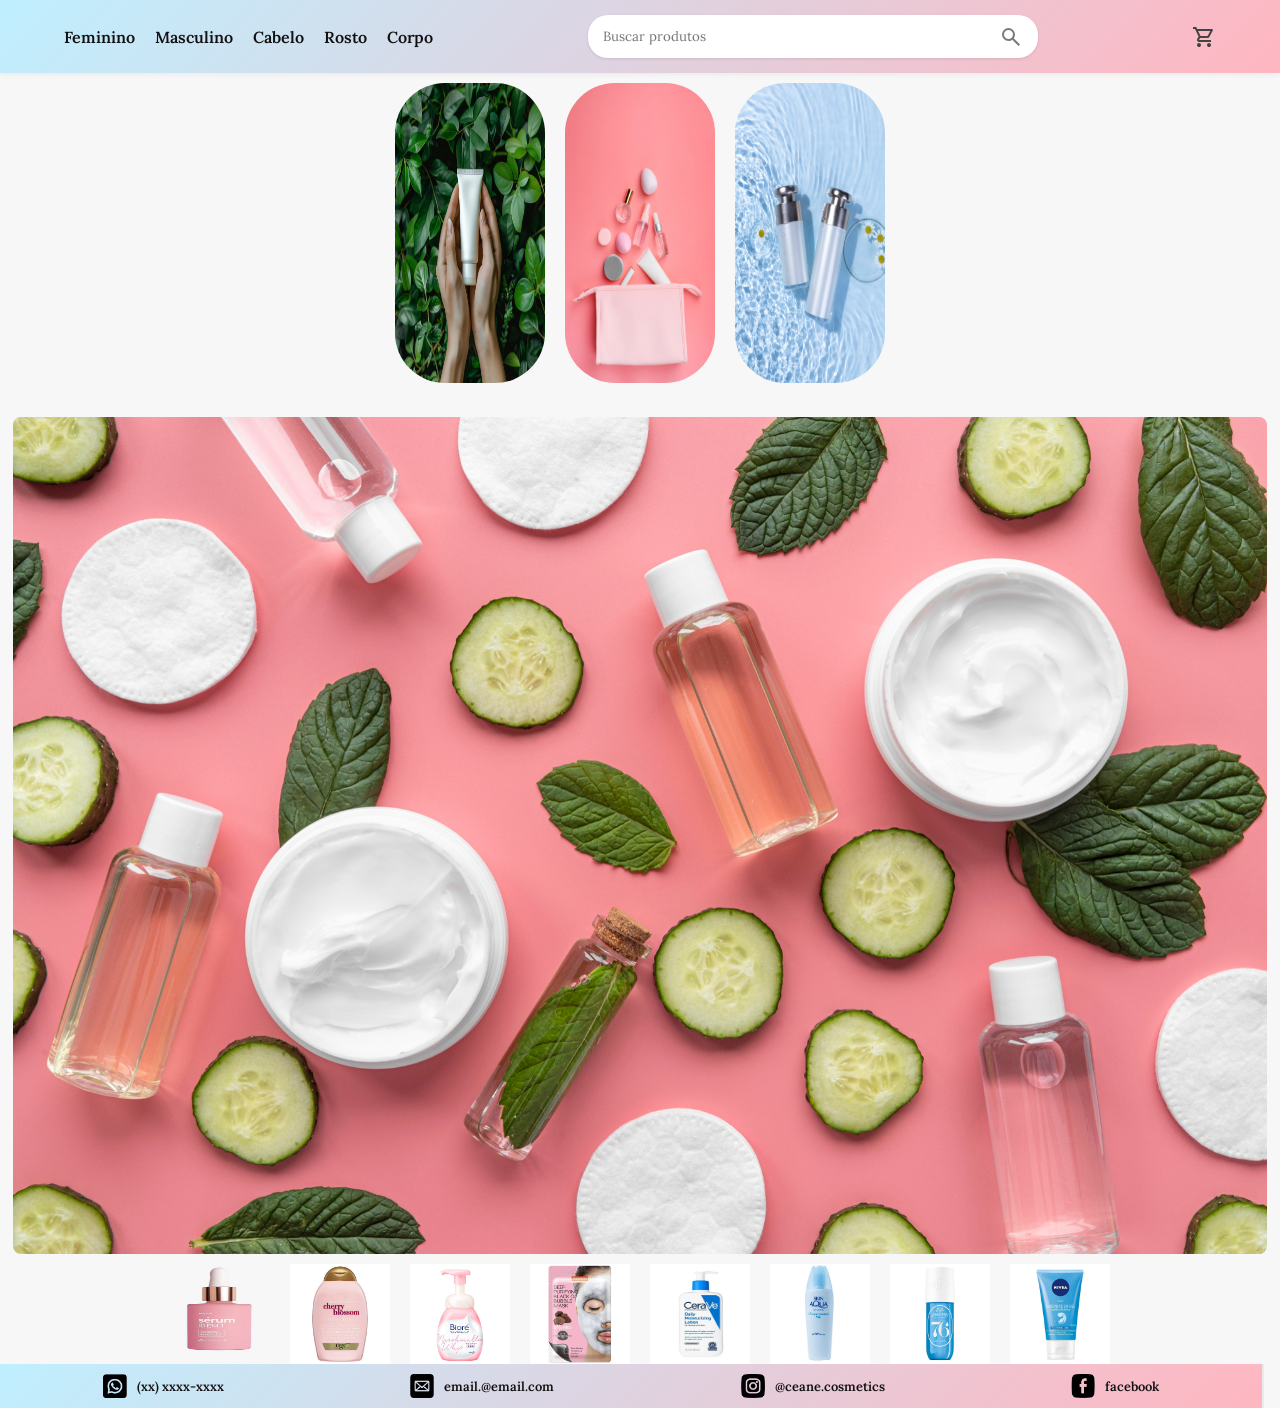
<file: index.html>
<!DOCTYPE html>
<html lang="pr-br">
<head>

    <meta charset="UTF-8">
    <meta name="viewport" content="width=device-width, initial-scale=1.0">
    <title>Céane-Dermocosméticos</title>
    <link rel="stylesheet" href="style.css">

</head>
<body>
    <header>
        <nav>
            <section id="menu">
                    <a href="">Feminino</a>
                    <a href="">Masculino</a>
                    <a href="">Cabelo</a>
                    <a href="">Rosto</a>
                    <a href="">Corpo</a>
            </section>
            <section id="barra-busca"> 
                <input type="texto" placeholder="Buscar produtos">
                <img class="icon" src="assets/icons/lupa.svg" alt="">
            </section> 
            <img class="icon" src="assets/icons/carrinho.svg" alt=""> 
        </nav>
    </header>
        
    <main>
        <div>
           <span>
            <img  class="poster" src="assets/poster1.jpg" alt="">
           </span>
           <span>
            <img  class="poster" src="assets/poster2.jpg" alt="">
           </span>
           <span>
            <img  class="poster" src="assets/poster3.jpg" alt="">
           </span>
        </div>

        <div>            
            <img id="banner" src="assets/banner1.jpg" alt="">
        </div>

        <section class="carrossel">
            <div>
                <img src="assets/produto 1.jpeg" alt="">
                <img src="assets/produto 2.jpeg" alt="">
                <img src="assets/produto 3.jpeg" alt="">
                <img src="assets/produto 4.jpeg" alt="">
                <img src="assets/produto 5.jpeg" alt="">
                <img src="assets/produto 6.jpeg" alt="">
                <img src="assets/produto 7.jpeg" alt="">
                <img src="assets/produto 8.jpeg" alt="">
            </div>
        </section>
    </main>

    <footer>
        <span>
        <img class="icon" src="assets/icons/whatsapp.png" alt="">
        <p>(xx) xxxx-xxxx</p>
        </span>
        <span>
            <img class="icon" src="assets/icons/email.png" alt="">
        <p>email.@email.com</p>

        </span>
        <span>
            <img class="icon" src="assets/icons/instagram.png" alt="">
        <p>@ceane.cosmetics</p>

        </span>
        <span>
            <img class="icon" src="assets/icons/facebook.png" alt="">
        <p>facebook</p>
        </span>
    </footer>
</body>

</html>
</file>
<file: style.css>
@import url('https://fonts.googleapis.com/css2?family=Lora:ital,wght@0,400..700;1,400..700&display=swap');

/* --- 1. RESET E BASE --- */

* {
    box-sizing: border-box;
    padding: 0;
    margin: 0;
}

body {
    font-family: "Lora", serif;
    background-color: #f7f7f7;
}

a {
    text-decoration: none;
    font-weight: 600;
    color: rgb(18, 17, 17);
    font-size: 1em;
}

a:hover{
    color: #78c8e2
}

img {
    width: 100px;
    height: 100px;
}

.icon {
    width: 24px;
    height: 24px;
    cursor: pointer;
}

/* --- 2. HEADER E NAVEGAÇÃO --- */

header {
    background: linear-gradient(135deg, #BFEFFF 0%, #FFB6C1 100%);
    background-size: cover;
    padding: 15px 0;
    box-shadow: 0 2px 5px rgba(0, 0, 0, 0.05);
}

header nav {
    display: flex;
    align-items: center;
    justify-content: space-between; 
    width: 90%; 
    max-width: 1200px; 
    margin: 0 auto;
}

#menu {
    display: flex;
    gap: 20px;
}

#barra-busca {
    display: flex; 
    align-items: center;
    flex-grow: 1;
    max-width: 450px;
    background-color: #ffffff;
    border-radius: 20px;
    padding: 5px 15px;
    box-shadow: 0 1px 3px rgba(0, 0, 0, 0.1);
}

#barra-busca input {
    flex-grow: 1; 
    padding: 8px 0;
    border: none;
    outline: none; 
    font-family: "Lora", serif;
}

#barra-busca .icon {
    margin-left: 10px;
    opacity: 0.7;
}

main{
    display: flex;
    flex-direction: column;
    align-items: center;
}

#banner{
    border-radius: 8px;
    margin-top: 20px;
    width: 98vw;
    height: auto;
}

main div{
    display: flex;
    flex-direction: row;
    gap:20px;
    margin-top: 10px;
}

.poster {
    height: 300px;
    width: 150px;
    box-sizing:border-box;
    border-radius: 50px;
}

footer{
    background: linear-gradient(135deg, #BFEFFF 0%, #FFB6C1 100%);
    background-size: cover;
    padding: 10px;
    box-shadow: 2px 0 rgba(0, 0, 0, 0.05);
    display: flex;
    align-items: center;
    justify-content: space-around; 
    width: 98.6vw;
}

footer span{
    display:flex;
    gap: 10px;
    align-items: center;
}

p{
    font-weight: 600;
    color: rgb(18, 17, 17);
    font-size: 0.8em;
}
</file>
<file: projeto_c-ane/style.css>
@import url('https://fonts.googleapis.com/css2?family=Lora:ital,wght@0,400..700;1,400..700&display=swap');

/* --- 1. RESET E BASE --- */

* {
    box-sizing: border-box;
    padding: 0;
    margin: 0;
}

body {
    font-family: "Lora", serif;
    background-color: #f7f7f7;
}

a {
    text-decoration: none;
    font-weight: 600;
    color: rgb(18, 17, 17);
    font-size: 1em;
}

a:hover{
    color: #78c8e2
}

img {
    width: 100px;
    height: 100px;
}

.icon {
    width: 24px;
    height: 24px;
    cursor: pointer;
}

/* --- 2. HEADER E NAVEGAÇÃO --- */

header {
    background: linear-gradient(135deg, #BFEFFF 0%, #FFB6C1 100%);
    background-size: cover;
    padding: 15px 0;
    box-shadow: 0 2px 5px rgba(0, 0, 0, 0.05);
}

header nav {
    display: flex;
    align-items: center;
    justify-content: space-between; 
    width: 90%; 
    max-width: 1200px; 
    margin: 0 auto;
}

#menu {
    display: flex;
    gap: 20px;
}

#barra-busca {
    display: flex; 
    align-items: center;
    flex-grow: 1;
    max-width: 450px;
    background-color: #ffffff;
    border-radius: 20px;
    padding: 5px 15px;
    box-shadow: 0 1px 3px rgba(0, 0, 0, 0.1);
}

#barra-busca input {
    flex-grow: 1; 
    padding: 8px 0;
    border: none;
    outline: none; 
    font-family: "Lora", serif;
}

#barra-busca .icon {
    margin-left: 10px;
    opacity: 0.7;
}

main{
    display: flex;
    flex-direction: column;
    align-items: center;
}

#banner{
    border-radius: 8px;
    margin-top: 20px;
    width: 98vw;
    height: auto;
}

main div{
    display: flex;
    flex-direction: row;
    gap:20px;
    margin-top: 10px;
}

.poster {
    height: 300px;
    width: 150px;
    box-sizing:border-box;
    border-radius: 50px;
}

footer{
    background: linear-gradient(135deg, #BFEFFF 0%, #FFB6C1 100%);
    background-size: cover;
    padding: 10px;
    box-shadow: 2px 0 rgba(0, 0, 0, 0.05);
    display: flex;
    align-items: center;
    justify-content: space-around; 
    width: 98.6vw;
}

footer span{
    display:flex;
    gap: 10px;
    align-items: center;
}

p{
    font-weight: 600;
    color: rgb(18, 17, 17);
    font-size: 0.8em;
}
</file>
